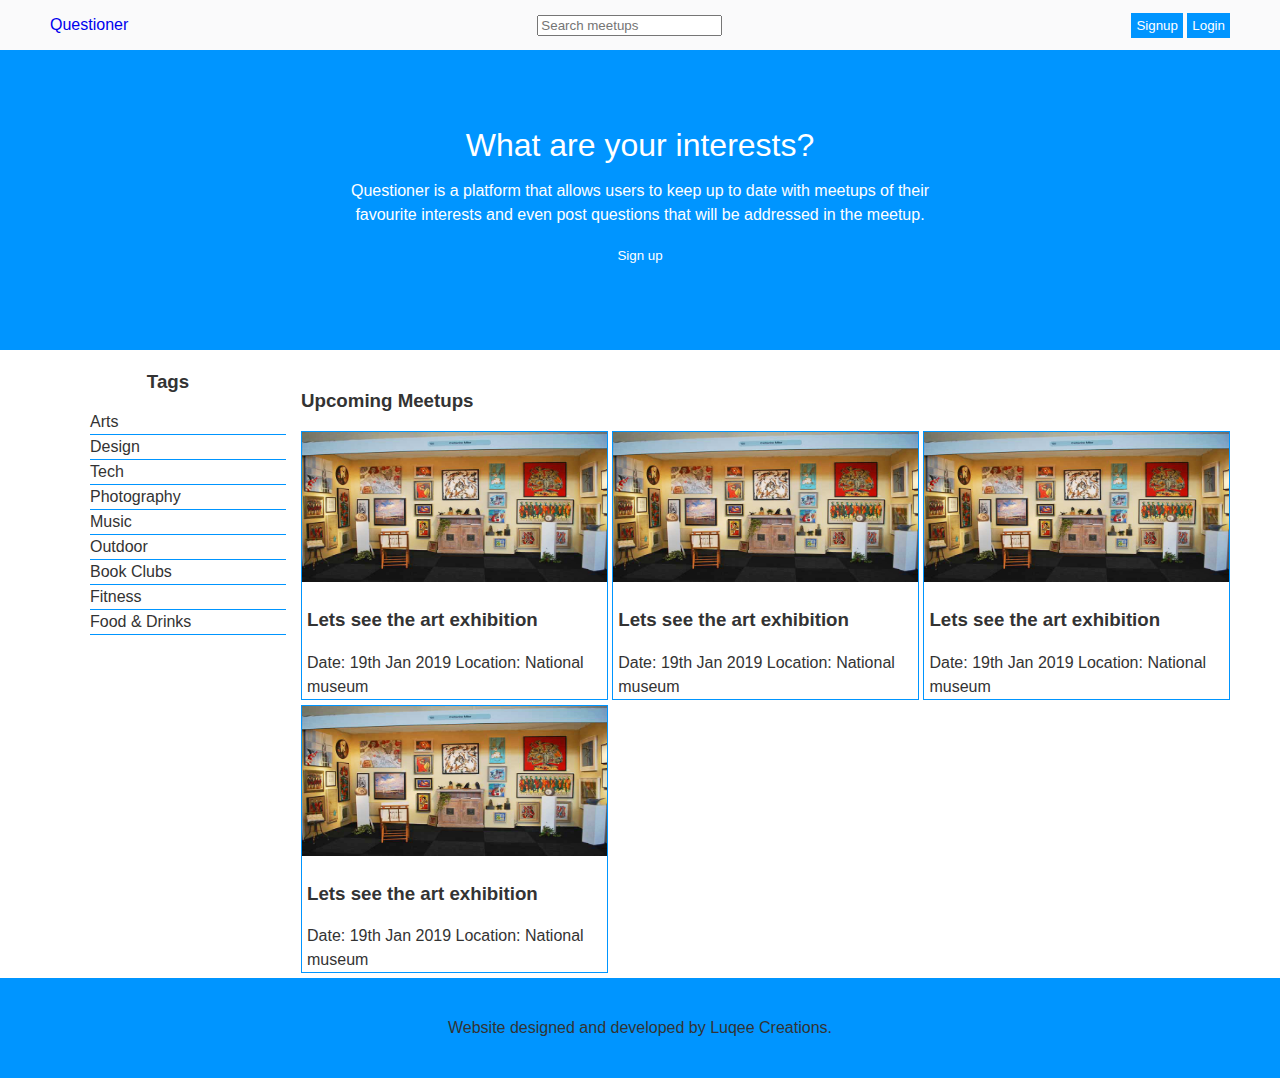
<file: UI/templates/index.html>
<!DOCTYPE html>
<html>
    <head>
        <meta charset="utf-8">
        <meta name="viewport" content="width=device-width, initial-scale=1">
        <title>Questioner</title>
        <link rel="stylesheet" href="../static/css/main.css">
    </head>
    <body>
      <div class="wrap">
        <nav class="top-menu">
            <div class="container">
                <div id="logo"> <a href="index.html">Questioner</a></div>
                <div class="search-bar">
                    <input type="texy" placeholder="Search meetups">
                </div>
                <div id="auth-btns">
                    <a href="userRegister.html"> <button>Signup</button> </a>
                    <a href="userLogin.html"> <button>Login</button> </a>
                </div>
            </div>
        </nav>
        <header>
            <div class="header-content">
                <div class="promo">
                    <span class="header-title">What are your interests?</span>
                    <p>Questioner is a platform that allows users to keep up to date with meetups of their favourite interests
                        and even post questions that will be addressed in the meetup.
                    </p>
                    <button>Sign up</button>
                </div>
            </div>
        </header>
        <div class="content landing-content">
            <div class="tags">
                <div class="tags-container">
                    <h3>Tags</h3>
                    <ul>
                        <li>Arts</li>
                        <li>Design</li>
                        <li>Tech</li>
                        <li>Photography</li>
                        <li>Music</li>
                        <li>Outdoor</li>
                        <li>Book Clubs</li>
                        <li>Fitness</li>
                        <li>Food &amp; Drinks</li>
                    </ul>
                </div>
            </div>
            
            <div class="meetups">
                <h3>Upcoming Meetups</h3>
                <div class="meetups-container">
                    <div class="meetup">
                            <img src="../static/img/uploads/art-exhibition.jpg" alt="meetup-image">
                            <div class="details">
                                <h3>Lets see the art exhibition</h3>
                                <span>Date: 19th Jan 2019</span>
                                <span>Location: National museum</span>
                            </div>
                        </div>
                        <div class="meetup">
                            <img src="../static/img/uploads/art-exhibition.jpg" alt="meetup-image">
                            
                            <div class="details">
                                <h3>Lets see the art exhibition</h3>
                                <span>Date: 19th Jan 2019</span>
                                <span>Location: National museum</span>
                            </div>
                        </div>
                        <div class="meetup">
                            <img src="../static/img/uploads/art-exhibition.jpg" alt="meetup-image">
                            <div class="details">
                                <h3>Lets see the art exhibition</h3>
                                <span>Date: 19th Jan 2019</span>
                                <span>Location: National museum</span>
                            </div>
                        </div>
                        <div class="meetup">
                            <img src="../static/img/uploads/art-exhibition.jpg" alt="meetup-image">
                            <div class="details">
                                <h3>Lets see the art exhibition</h3>
                                <span>Date: 19th Jan 2019</span>
                                <span>Location: National museum</span>
                            </div>
                        </div>
                </div>
                
            </div>
        </div>
        <footer>
            <div class="footer-content">
                <p>Website designed and developed by <span>Luqee Creations</span>.</p>
            </div>
        </footer>
      </div>
      <script src="../static/js/index.js"></script>
    </body>
</html>
</file>
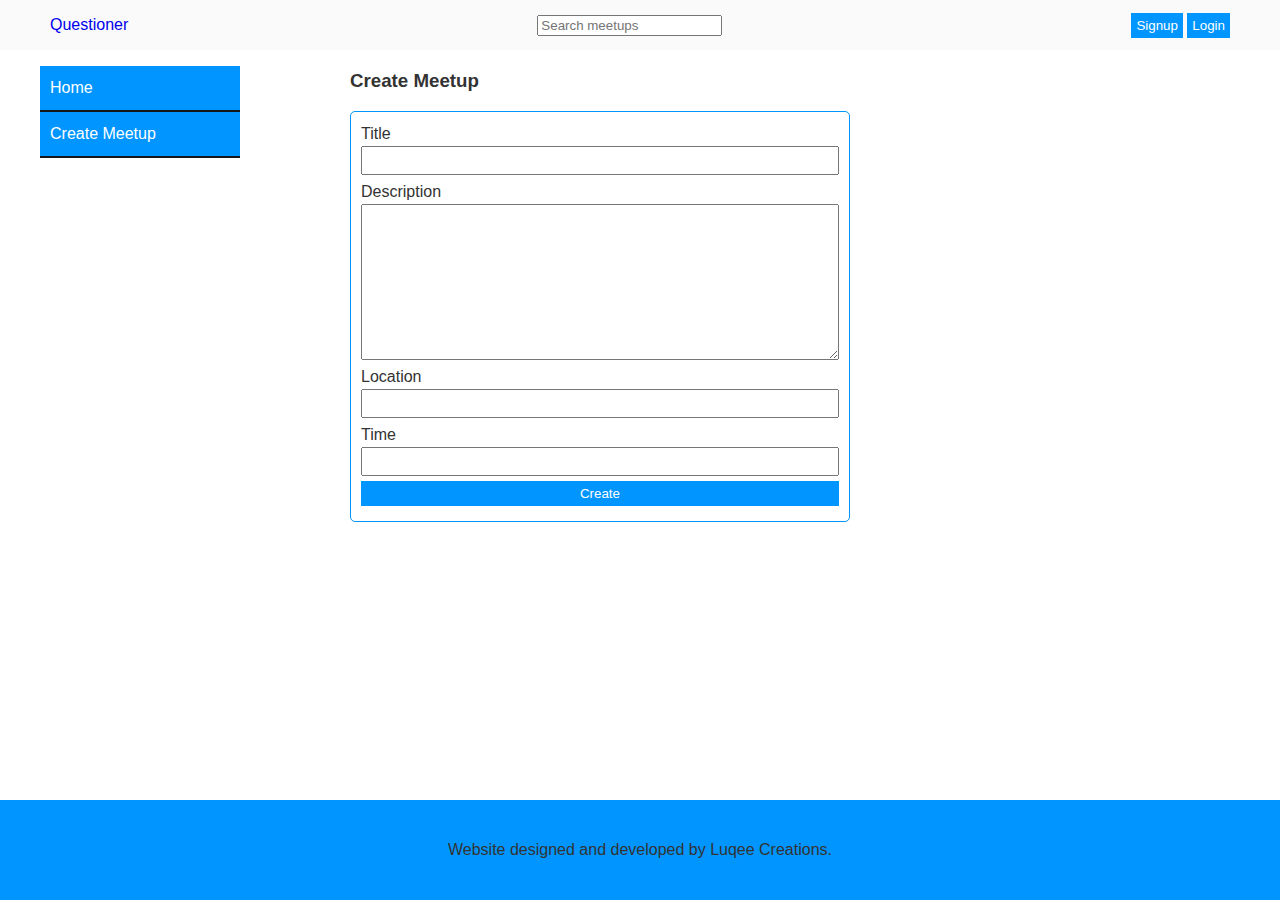
<file: UI/templates/adminCreate.html>
<!DOCTYPE html>
<html>
    <head>
        <meta charset="utf-8">
        <meta name="viewport" content="width=device-width, initial-scale=1">
        <title>Questioner</title>
        <link rel="stylesheet" href="../static/css/main.css">
        <link rel="stylesheet" href="../static/css/fontawesome-all.min.css">
    </head>
    <body>
      <div class="wrap">
        <nav class="top-menu">
            <div class="container">
                <div id="logo"> <a href="index.html">Questioner</a></div>
                <div class="search-bar">
                    <input type="texy" placeholder="Search meetups">
                </div>
                <div id="auth-btns">
                    <a href="userRegister.html"> <button>Signup</button> </a>
                    <a href="userLogin.html"> <button>Login</button> </a>
                </div>
            </div>
        </nav>
        <div class="content admin-dash">
            <div class="side-menu">
                <div class="menu">
                    <ul>
                        <li><a href="adminDash.html">Home</a></li>
                        <li><a href="adminCreate.html">Create Meetup</a></li>
                    </ul>
                </div>
            </div>
            
            <div class="meetup-create">
                <h3>Create Meetup</h3>
                <div class="form-container">
                    <form action="" id="signup-form">
                        <div class="form-row">
                            <label for="title">Title</label>
                            <input type="text" name="title" id="title">
                        </div>
                        <div class="form-row">
                            <label for="description">Description</label>
                            <textarea name="description" id="description" cols="30" rows="10"></textarea>
                        </div>
                        <div class="form-row">
                            <label for="location">Location</label>
                            <input type="text" name="location" id="location">
                        </div>
                        <div class="form-row">
                            <label for="time">Time</label>
                            <input type="text" name="time" id="time">
                        </div>
                        <div class="form-row">
                            <button type="submit">Create</button>
                        </div>
                    </form>
                </div>
                
            </div>
        </div>
        <footer>
            <div class="footer-content">
                <p>Website designed and developed by <span>Luqee Creations</span>.</p>
            </div>
        </footer>
      </div>
      <script src="../static/js/index.js"></script>
    </body>
</html>
</file>
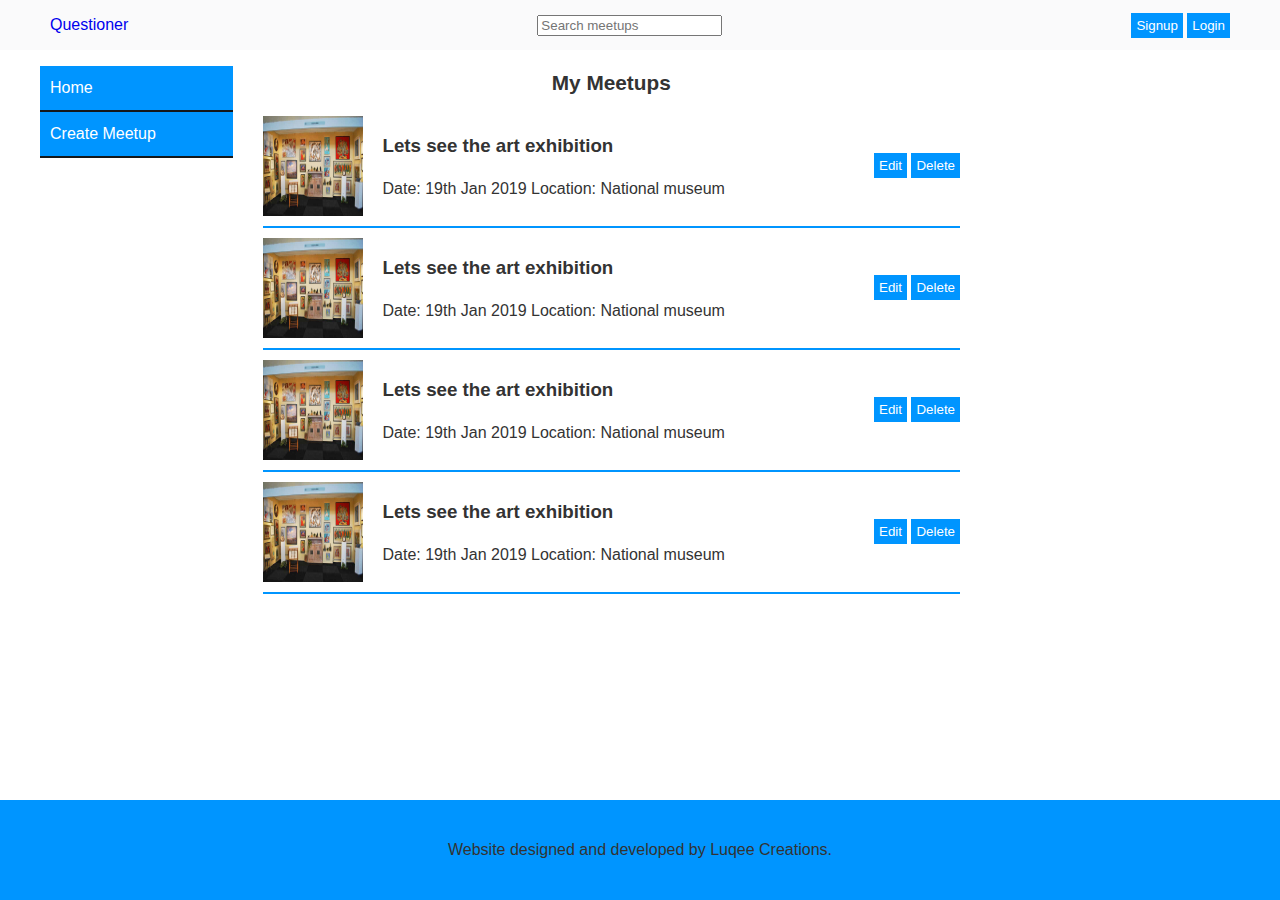
<file: UI/templates/adminDash.html>
<!DOCTYPE html>
<html>
    <head>
        <meta charset="utf-8">
        <meta name="viewport" content="width=device-width, initial-scale=1">
        <title>Questioner</title>
        <link rel="stylesheet" href="../static/css/main.css">
        <link rel="stylesheet" href="../static/css/fontawesome-all.min.css">
    </head>
    <body>
      <div class="wrap">
        <nav class="top-menu">
            <div class="container">
                <div id="logo"> <a href="index.html">Questioner</a></div>
                <div class="search-bar">
                    <input type="texy" placeholder="Search meetups">
                </div>
                <div id="auth-btns">
                    <a href="userRegister.html"> <button>Signup</button> </a>
                    <a href="userLogin.html"> <button>Login</button> </a>
                </div>
            </div>
        </nav>
        <div class="content admin-dash">
            <div class="side-menu">
                <div class="menu">
                    <ul>
                        <li><a href="adminDash.html">Home</a></li>
                        <li><a href="adminCreate.html">Create Meetup</a></li>
                    </ul>
                </div>
            </div>
            
            <div class="meetups">
                <h3>My Meetups</h3>
                <div class="meetups-container">
                        <div id="deleteModal" class="modal">
                            <!-- Modal content -->
                            <div class="modal-content">
                                <span class="close">&times;</span>
                                <p>Are you sure you want to delete</p><br>
                                <span>Lets see the art exhibition</span><br>
                                <button >Delete</button>
                            </div>
                        </div>
                    <div class="meetup">
                            <img src="../static/img/uploads/art-exhibition.jpg" alt="meetup-image">
                            <div class="details">
                                <h3>Lets see the art exhibition</h3>
                                <span>Date: 19th Jan 2019</span>
                                <span>Location: National museum</span>
                            </div>
                            <div class="actions">
                                <a href="meetupEdit.html"><button>Edit</button></a>
                                <button onclick="showModal()">Delete</button>
                            </div>
                        </div>
                        <div class="meetup">
                            <img src="../static/img/uploads/art-exhibition.jpg" alt="meetup-image">
                            
                            <div class="details">
                                <h3>Lets see the art exhibition</h3>
                                <span>Date: 19th Jan 2019</span>
                                <span>Location: National museum</span>
                            </div>
                            <div class="actions">
                                <a href="meetupEdit.html"><button>Edit</button></a>
                                <button onclick="showModal()">Delete</button>
                            </div>
                        </div>
                        <div class="meetup">
                            <img src="../static/img/uploads/art-exhibition.jpg" alt="meetup-image">
                            <div class="details">
                                <h3>Lets see the art exhibition</h3>
                                <span>Date: 19th Jan 2019</span>
                                <span>Location: National museum</span>
                            </div>
                            <div class="actions">
                                <a href="meetupEdit.html"><button>Edit</button></a>
                                <button onclick="showModal()">Delete</button>
                            </div>
                        </div>
                        <div class="meetup">
                            <img src="../static/img/uploads/art-exhibition.jpg" alt="meetup-image">
                            <div class="details">
                                <h3>Lets see the art exhibition</h3>
                                <span>Date: 19th Jan 2019</span>
                                <span>Location: National museum</span>
                            </div>
                            <div class="actions">
                                <a href="meetupEdit.html"><button>Edit</button></a>
                                <button onclick="showModal()">Delete</button>
                            </div>
                        </div>
                </div>
                
            </div>
        </div>
        <footer>
            <div class="footer-content">
                <p>Website designed and developed by <span>Luqee Creations</span>.</p>
            </div>
        </footer>
      </div>
      <script src="../static/js/index.js"></script>
    </body>
</html>
</file>
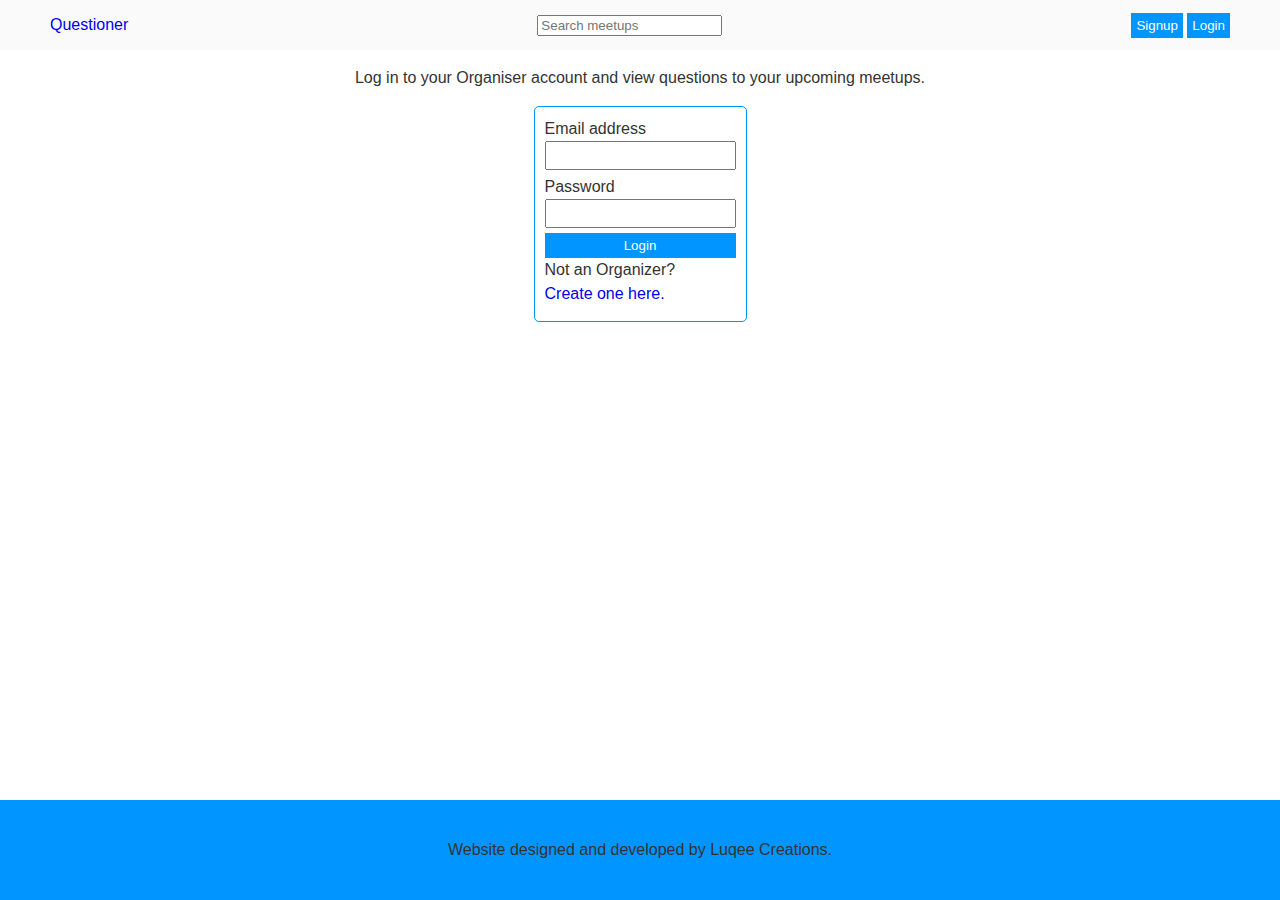
<file: UI/templates/adminLogin.html>
<!DOCTYPE html>
<html>
    <head>
        <meta charset="utf-8">
        <meta name="viewport" content="width=device-width, initial-scale=1">
        <title>Questioner</title>
        <link rel="stylesheet" href="../static/css/main.css">
    </head>
    <body>
      <div class="wrap">
        <nav class="top-menu">
            <div class="container">
                <div id="logo"> <a href="index.html">Questioner</a></div>
                <div class="search-bar">
                    <input type="texy" placeholder="Search meetups">
                </div>
                <div id="auth-btns">
                    <a href="userRegister.html"> <button>Signup</button> </a>
                    <a href="userLogin.html"> <button>Login</button> </a>
                </div>
            </div>
        </nav>
        <div class="content auth-page">
            <p>Log in to your Organiser account and view questions to your upcoming meetups.</p>
            <div class="form-container">
                <form action="" id="login-form">
                    <div class="form-row">
                        <label for="email">Email address</label>
                        <input type="email" name="email" id="email">
                    </div>
                    <div class="form-row">
                        <label for="password">Password</label>
                        <input type="password" name="password" id="password">
                    </div>
                    <div class="form-row">
                        <button type="submit">Login</button>
                        Not an Organizer? <a href="adminRegister.html">Create one here.</a> 
                    </div>
                </form>
            </div>
        </div>
        <footer class="footer">
            <div class="footer-content">
                <p>Website designed and developed by <span>Luqee Creations</span>.</p>
            </div>
        </footer>
      </div>
      <script src="../static/js/index.js"></script>
    </body>
</html>
</file>
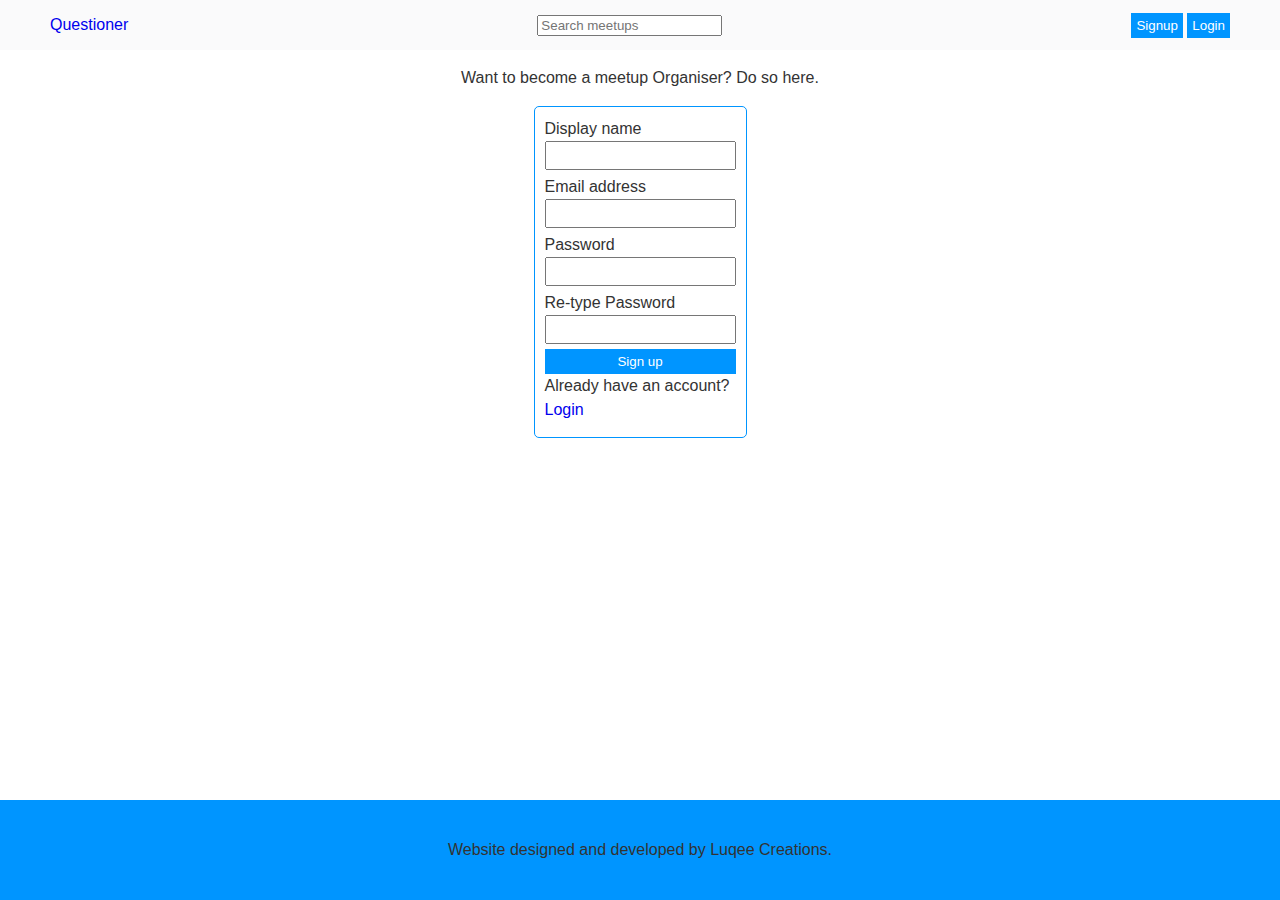
<file: UI/templates/adminRegister.html>
<!DOCTYPE html>
<html>
    <head>
        <meta charset="utf-8">
        <meta name="viewport" content="width=device-width, initial-scale=1">
        <title>Questioner</title>
        <link rel="stylesheet" href="../static/css/main.css">
    </head>
    <body>
      <div class="wrap">
        <nav class="top-menu">
            <div class="container">
                <div id="logo"> <a href="index.html">Questioner</a></div>
                <div class="search-bar">
                    <input type="texy" placeholder="Search meetups">
                </div>
                <div id="auth-btns">
                    <a href="userRegister.html"> <button>Signup</button> </a>
                    <a href="userLogin.html"> <button>Login</button> </a>
                </div>
            </div>
        </nav>
        <div class="content auth-page">
            <p>Want to become a meetup Organiser? Do so here.</p>
            <div class="form-container">
                <form action="" id="signup-form">
                    <div class="form-row">
                        <label for="username">Display name</label>
                        <input type="text" name="username" id="username">
                    </div>
                    <div class="form-row">
                        <label for="email">Email address</label>
                        <input type="email" name="email" id="email">
                    </div>
                    <div class="form-row">
                        <label for="password">Password</label>
                        <input type="password" name="password" id="password">
                    </div>
                    <div class="form-row">
                        <label for="re-password">Re-type Password</label>
                        <input type="password" name="re-password" id="re-password">
                    </div>
                    <div class="form-row">
                        <button type="submit">Sign up</button>
                        Already have an account? <a href="adminLogin.html">Login</a> 
                    </div>
                </form>
            </div>
        </div>
        <footer class="footer">
            <div class="footer-content">
                <p>Website designed and developed by <span>Luqee Creations</span>.</p>
            </div>
        </footer>
      </div>
      <script src="../static/js/index.js"></script>
    </body>
</html>
</file>
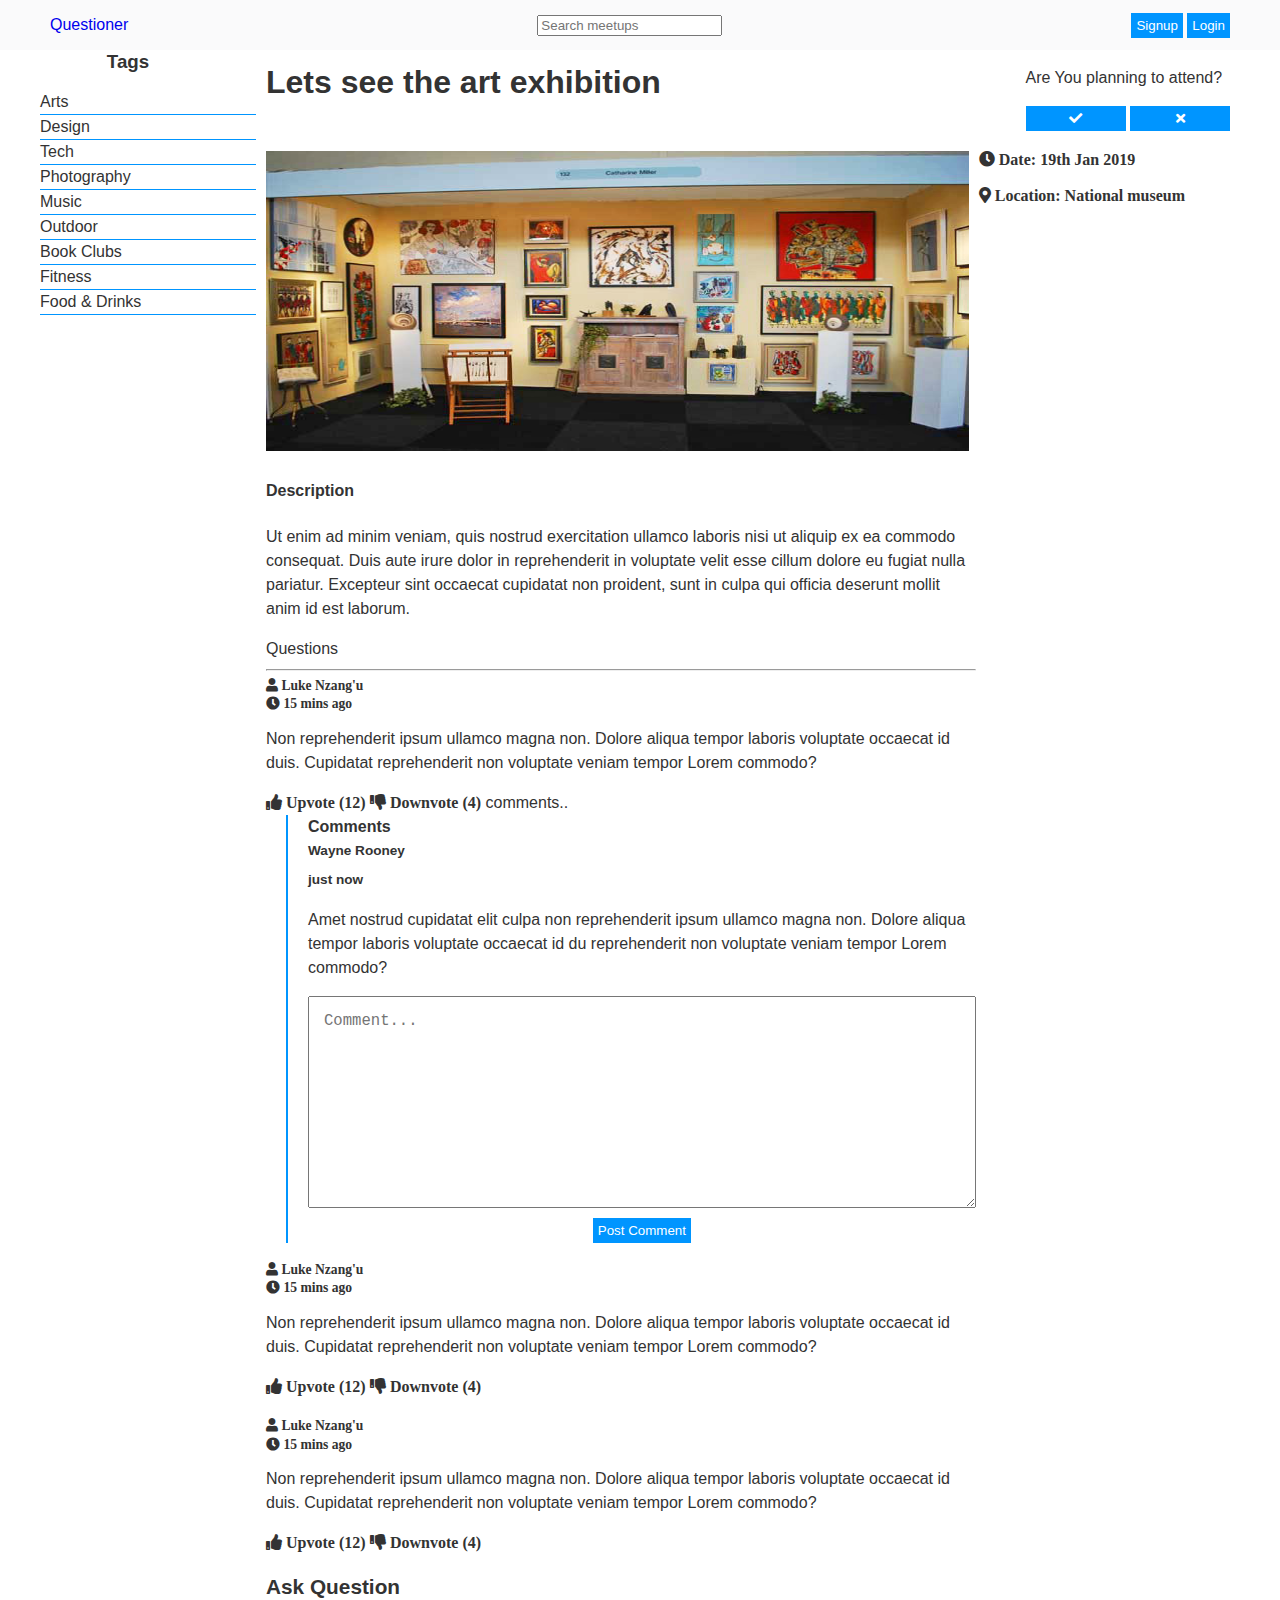
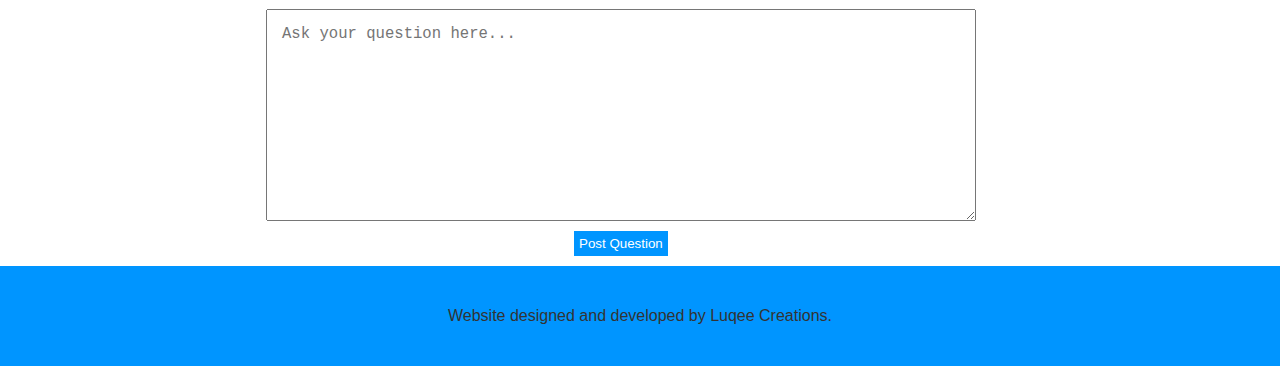
<file: UI/templates/meetupDetails.html>
<!DOCTYPE html>
<html>
    <head>
        <meta charset="utf-8">
        <meta name="viewport" content="width=device-width, initial-scale=1">
        <title>Questioner</title>
        
        <link rel="stylesheet" href="../static/css/main.css">
        <link rel="stylesheet" href="../static/css/fontawesome-all.min.css">
    </head>
    <body>
      <div class="wrap">
        <nav class="top-menu">
            <div class="container">
                <div id="logo"> <a href="index.html">Questioner</a></div>
                <div class="search-bar">
                    <input type="texy" placeholder="Search meetups">
                </div>
                <div id="auth-btns">
                    <a href="userRegister.html"> <button>Signup</button> </a>
                    <a href="userLogin.html"> <button>Login</button> </a>
                </div>
            </div>
        </nav>
        <div class="content meetup-details">
            <div class="tags">
                <div class="tags-container">
                    <h3>Tags</h3>
                    <ul>
                        <li>Arts</li>
                        <li>Design</li>
                        <li>Tech</li>
                        <li>Photography</li>
                        <li>Music</li>
                        <li>Outdoor</li>
                        <li>Book Clubs</li>
                        <li>Fitness</li>
                        <li>Food &amp; Drinks</li>
                    </ul>
                </div>
            </div>
            <div class="meetup-container">
                <div class="meetup-header">
                    <span class="meetup-title">Lets see the art exhibition</span>
                    <div class="rsvp-area">
                        <p>Are You planning to attend?</p>
                        <button><span class="fas fa-check"></span></button>
                        <button><span class="fas fa-times"></span></button>
                    </div>
                </div>
                <div class="meetup-info">
                    <div class="meetup">
                        <img src="../static/img/uploads/art-exhibition.jpg" alt="meetup-image">
                        <h4>Description</h4>
                        <p class="description">
                                Ut enim ad minim veniam, quis nostrud exercitation ullamco laboris 
                                nisi ut aliquip ex ea commodo consequat. Duis aute irure dolor in 
                                reprehenderit in voluptate velit esse cillum dolore eu fugiat nulla 
                                pariatur. Excepteur sint occaecat cupidatat non proident, sunt in culpa 
                                qui officia deserunt mollit anim id est laborum.
                        </p>
                    </div>
                    <div class="details">
                        <span class="fa far fa-clock"> Date: 19th Jan 2019</span>
                        <span class="fa fas fa-map-marker-alt"> Location: National museum</span>
                    </div>                    
                </div>
                <div class="meetup-questions">
                    <span>Questions</span>
                    <hr>
                    <div class="questions">
                        <div class="question">
                            <div class="header">
                                <span class="name fas fa fa-user"> Luke Nzang'u</span> 
                                <span class="time fas fa fa-clock"> 15 mins ago</span>
                            </div>
                            <div class="text">
                                <p>Non reprehenderit ipsum ullamco magna non. Dolore aliqua tempor laboris voluptate occaecat id duis. Cupidatat reprehenderit non voluptate veniam tempor Lorem commodo?</p>
                            </div>
                            <div class="vote">
                                <span class="fas fa fa-thumbs-up"> Upvote (12)</span>
                                <span class="fas fa fa-thumbs-down"> Downvote (4)</span>
                                <span>comments..</span>
                            </div>
                            <div class="comments">
                                <span>Comments</span>
                                <div class="comment">
                                    <div class="header">
                                        <span class="name">Wayne Rooney</span> 
                                        <span class="time">just now</span>
                                    </div>
                                    <div class="text">
                                        <p>Amet nostrud cupidatat elit culpa non reprehenderit ipsum ullamco magna non. Dolore aliqua tempor laboris voluptate occaecat id du reprehenderit non voluptate veniam tempor Lorem commodo?</p>
                                    </div>
                                </div>
                                <div class="post-comment">
                                    <div class="container">
                                        <textarea name="comment" id="comment" cols="20" rows="10" placeholder="Comment..."></textarea>
                                        <button>Post Comment</button>
                                    </div>
                                </div>
                            </div>
                        </div>
                        <div class="question">
                            <div class="header">
                                <span class="name fas fa fa-user"> Luke Nzang'u</span> 
                                <span class="time fas fa fa-clock"> 15 mins ago</span>
                            </div>
                            <div class="text">
                                <p>Non reprehenderit ipsum ullamco magna non. Dolore aliqua tempor laboris voluptate occaecat id duis. Cupidatat reprehenderit non voluptate veniam tempor Lorem commodo?</p>
                            </div>
                            <div class="vote">
                                <span class="fas fa fa-thumbs-up"> Upvote (12)</span>
                                <span class="fas fa fa-thumbs-down"> Downvote (4)</span>
                            </div>
                        </div>
                        <div class="question">
                                <div class="header">
                                    <span class="name fas fa fa-user"> Luke Nzang'u</span> 
                                    <span class="time fas fa fa-clock"> 15 mins ago</span>
                                </div>
                                <div class="text">
                                    <p>Non reprehenderit ipsum ullamco magna non. Dolore aliqua tempor laboris voluptate occaecat id duis. Cupidatat reprehenderit non voluptate veniam tempor Lorem commodo?</p>
                                </div>
                                <div class="vote">
                                    <span class="fas fa fa-thumbs-up"> Upvote (12)</span>
                                    <span class="fas fa fa-thumbs-down"> Downvote (4)</span>
                                </div>
                            </div>
                    </div>
                </div>
                <div class="ask-question">
                    <div class="container">
                        <span>Ask Question</span>
                        <textarea name="question" id="question" cols="30" rows="10" placeholder="Ask your question here..."></textarea>
                        <button>Post Question</button>
                    </div>
                </div>
                
            </div>
        </div>
        <footer>
            <div class="footer-content">
                <p>Website designed and developed by <span>Luqee Creations</span>.</p>
            </div>
        </footer>
      </div>
      <script src="../static/js/index.js"></script>
    </body>
</html>
</file>
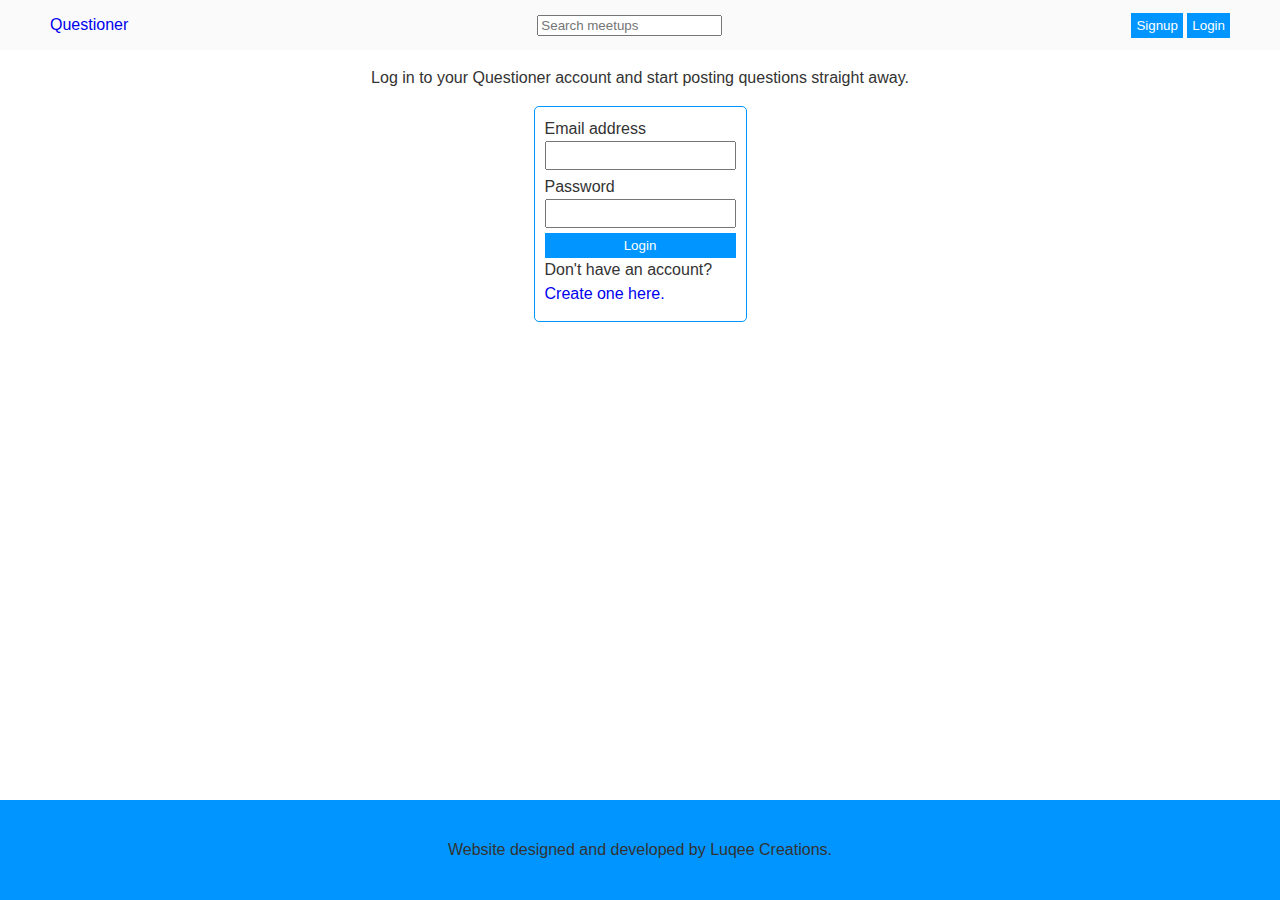
<file: UI/templates/userLogin.html>
<!DOCTYPE html>
<html>
    <head>
        <meta charset="utf-8">
        <meta name="viewport" content="width=device-width, initial-scale=1">
        <title>Questioner</title>
        <link rel="stylesheet" href="../static/css/main.css">
    </head>
    <body>
      <div class="wrap">
        <nav class="top-menu">
            <div class="container">
                <div id="logo"> <a href="index.html">Questioner</a></div>
                <div class="search-bar">
                    <input type="texy" placeholder="Search meetups">
                </div>
                <div id="auth-btns">
                    <a href="userRegister.html"> <button>Signup</button> </a>
                    <a href="userLogin.html"> <button>Login</button> </a>
                </div>
            </div>
        </nav>
        <div class="content auth-page">
            <p>Log in to your Questioner account and start posting questions straight away.</p>
            <div class="form-container">
                <form action="" id="login-form">
                    <div class="form-row">
                        <label for="email">Email address</label>
                        <input type="email" name="email" id="email">
                    </div>
                    <div class="form-row">
                        <label for="password">Password</label>
                        <input type="password" name="password" id="password">
                    </div>
                    <div class="form-row">
                        <button type="submit">Login</button>
                        Don't have an account? <a href="userLogin.html">Create one here.</a> 
                    </div>
                </form>
            </div>
        </div>
        <footer class="footer">
            <div class="footer-content">
                <p>Website designed and developed by <span>Luqee Creations</span>.</p>
            </div>
        </footer>
      </div>
      <script src="../static/js/index.js"></script>
    </body>
</html>
</file>
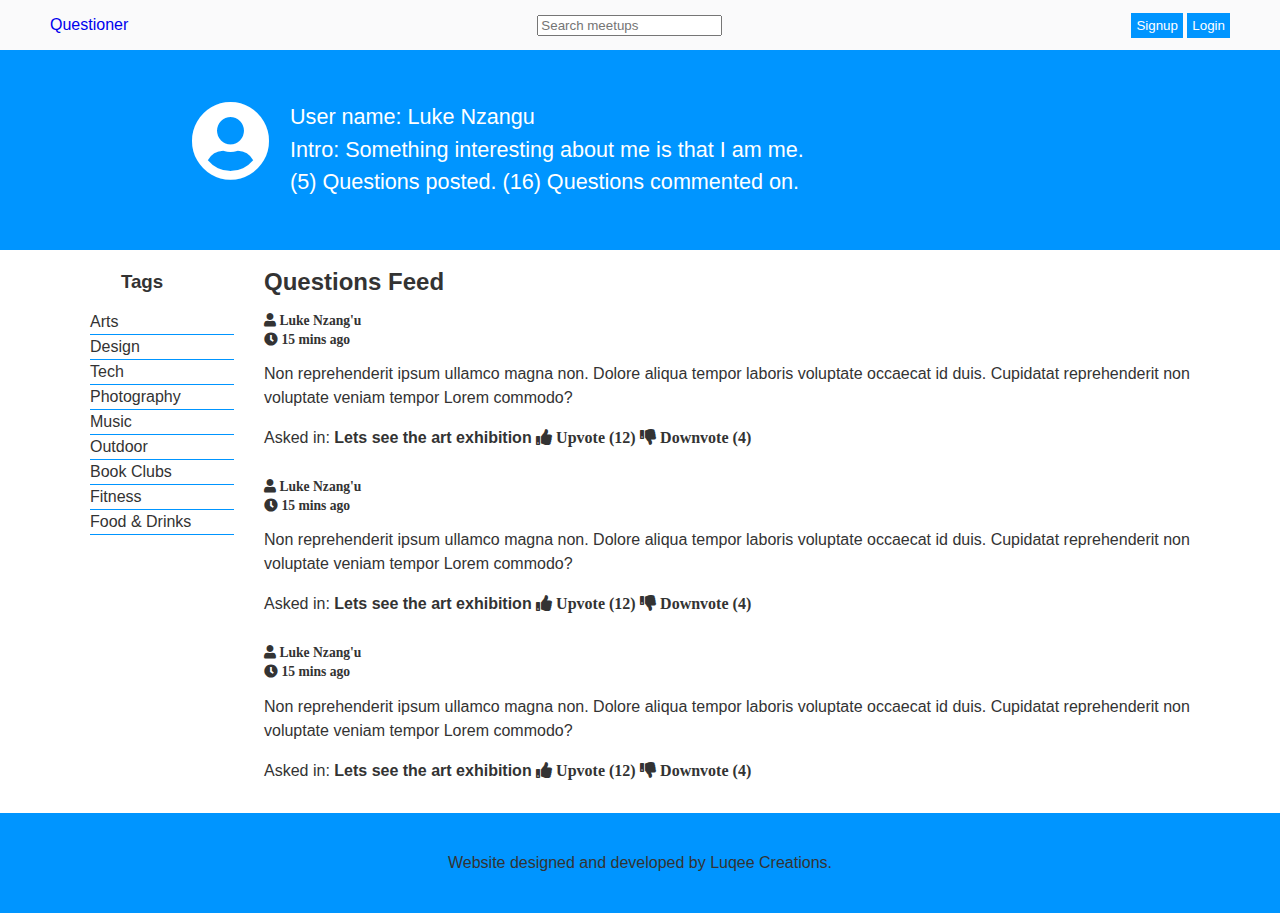
<file: UI/templates/userProfile.html>
<!DOCTYPE html>
<html>
    <head>
        <meta charset="utf-8">
        <meta name="viewport" content="width=device-width, initial-scale=1">
        <title>Questioner</title>
        <link rel="stylesheet" href="../static/css/main.css">
        <link rel="stylesheet" href="../static/css/fontawesome-all.min.css">
    </head>
    <body>
      <div class="wrap">
        <nav class="top-menu">
            <div class="container">
                <div id="logo"> <a href="index.html">Questioner</a></div>
                <div class="search-bar">
                    <input type="texy" placeholder="Search meetups">
                </div>
                <div id="auth-btns">
                    <a href="userRegister.html"> <button>Signup</button> </a>
                    <a href="userLogin.html"> <button>Login</button> </a>
                </div>
            </div>
        </nav>
        <div class="profile-header">
            <div class="container">
                <div class="info">
                    <span class="pic fas fa fa-user-circle fa-5x"></span>
                    <div class="details">
                        <div class="username">User name: Luke Nzangu</div>
                        <div class="intro">Intro: Something interesting about me is that I am me.</div>
                        <span>(5) Questions posted.</span>
                        <span>(16) Questions commented on.</span>
                    </div>
                </div>
            </div>
        </div>
        <div class="content landing-content">
            <div class="tags">
                <div class="tags-container">
                    <h3>Tags</h3>
                    <ul>
                        <li>Arts</li>
                        <li>Design</li>
                        <li>Tech</li>
                        <li>Photography</li>
                        <li>Music</li>
                        <li>Outdoor</li>
                        <li>Book Clubs</li>
                        <li>Fitness</li>
                        <li>Food &amp; Drinks</li>
                    </ul>
                </div>
            </div>
            
            <div class="question-feed">
                <span class="feed-head">Questions Feed</span>
                <div class="questions-container">
                    <div class="question">
                        <div class="header">
                            <span class="name fas fa fa-user"> Luke Nzang'u</span> 
                            <span class="time fas fa fa-clock"> 15 mins ago</span>
                        </div>
                        <div class="text">
                            <p>Non reprehenderit ipsum ullamco magna non. Dolore aliqua tempor laboris voluptate occaecat id duis. Cupidatat reprehenderit non voluptate veniam tempor Lorem commodo?</p>
                        </div>
                        <div class="vote">
                            Asked in: <span class="meetup-title"><a href="meetupDetails.html">Lets see the art exhibition </a></span>
                            <span class="fas fa fa-thumbs-up"> Upvote (12)</span>
                            <span class="fas fa fa-thumbs-down"> Downvote (4)</span>
                        </div>
                    </div>
                    <div class="question">
                        <div class="header">
                            <span class="name fas fa fa-user"> Luke Nzang'u</span> 
                            <span class="time fas fa fa-clock"> 15 mins ago</span>
                        </div>
                        <div class="text">
                            <p>Non reprehenderit ipsum ullamco magna non. Dolore aliqua tempor laboris voluptate occaecat id duis. Cupidatat reprehenderit non voluptate veniam tempor Lorem commodo?</p>
                        </div>
                        <div class="vote">
                            Asked in: <span class="meetup-title"><a href="meetupDetails.html">Lets see the art exhibition </a></span>
                            <span class="fas fa fa-thumbs-up"> Upvote (12)</span>
                            <span class="fas fa fa-thumbs-down"> Downvote (4)</span>
                        </div>
                    </div>
                    <div class="question">
                        <div class="header">
                            <span class="name fas fa fa-user"> Luke Nzang'u</span> 
                            <span class="time fas fa fa-clock"> 15 mins ago</span>
                        </div>
                        <div class="text">
                            <p>Non reprehenderit ipsum ullamco magna non. Dolore aliqua tempor laboris voluptate occaecat id duis. Cupidatat reprehenderit non voluptate veniam tempor Lorem commodo?</p>
                        </div>
                        <div class="vote">
                            Asked in: <span class="meetup-title"><a href="meetupDetails.html">Lets see the art exhibition </a></span>
                            <span class="fas fa fa-thumbs-up"> Upvote (12)</span>
                            <span class="fas fa fa-thumbs-down"> Downvote (4)</span>
                        </div>
                    </div>
                </div>
                
            </div>
        </div>
        <footer>
            <div class="footer-content">
                <p>Website designed and developed by <span>Luqee Creations</span>.</p>
            </div>
        </footer>
      </div>
      <script src="../static/js/index.js"></script>
    </body>
</html>
</file>
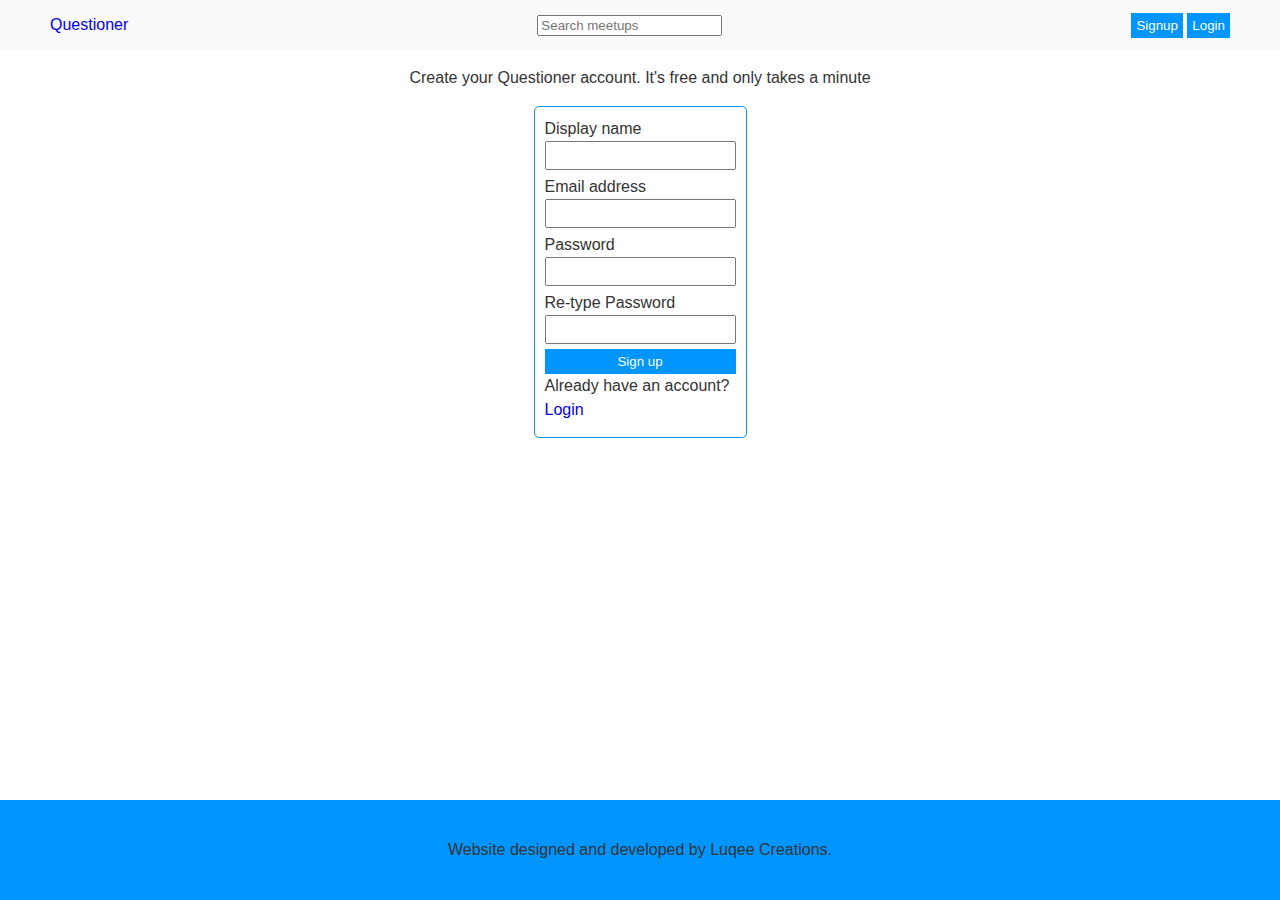
<file: UI/templates/userRegister.html>
<!DOCTYPE html>
<html>
    <head>
        <meta charset="utf-8">
        <meta name="viewport" content="width=device-width, initial-scale=1">
        <title>Questioner</title>
        <link rel="stylesheet" href="../static/css/main.css">
    </head>
    <body>
      <div class="wrap">
        <nav class="top-menu">
            <div class="container">
                <div id="logo"> <a href="index.html">Questioner</a></div>
                <div class="search-bar">
                    <input type="texy" placeholder="Search meetups">
                </div>
                <div id="auth-btns">
                    <a href="userRegister.html"> <button>Signup</button> </a>
                    <a href="userLogin.html"> <button>Login</button> </a>
                </div>
            </div>
        </nav>
        <div class="content auth-page">
            <p>Create your Questioner account. It's free and only takes a minute</p>
            <div class="form-container">
                <form action="" id="signup-form">
                    <div class="form-row">
                        <label for="username">Display name</label>
                        <input type="text" name="username" id="username">
                    </div>
                    <div class="form-row">
                        <label for="email">Email address</label>
                        <input type="email" name="email" id="email">
                    </div>
                    <div class="form-row">
                        <label for="password">Password</label>
                        <input type="password" name="password" id="password">
                    </div>
                    <div class="form-row">
                        <label for="re-password">Re-type Password</label>
                        <input type="password" name="re-password" id="re-password">
                    </div>
                    <div class="form-row">
                        <button type="submit">Sign up</button>
                        Already have an account? <a href="userLogin.html">Login</a> 
                    </div>
                </form>
            </div>
        </div>
        <footer class="footer">
            <div class="footer-content">
                <p>Website designed and developed by <span>Luqee Creations</span>.</p>
            </div>
        </footer>
      </div>
      <script src="../static/js/index.js"></script>
    </body>
</html>
</file>
<file: UI/static/css/main.css>
*{
    box-sizing: border-box;
}
html{
    height: 100%;
}
body {
    background-color: #ffffff;
    color: #333;
    font-family: Helvetica Neue, Helvetica, Arial, sans-serif;
    line-height: 1.5em;
    margin: 0;
    height: inherit;
}
.wrap{
    height: inherit;;
    display: flex;
    flex-direction: column;
}
.wrap div.content{
    flex:1 0 auto;
}
.wrap footer{
    flex-shrink: 0;
    /* margin/ */
}
/* top navigation menu */
nav.top-menu {
    width: 100%;
    background-color: #fafafb;
    height: 50px;
}
nav.top-menu .container{
    display: flex;
    margin: 0 50px;
    height: inherit;
    align-items: center;
}
nav.top-menu div#logo a{
    text-decoration: none;
}
nav.top-menu div.search-bar{
    margin-left: auto;
}
nav.top-menu div#auth-btns {
    margin-left: auto;
}
nav.top-menu div#auth-btns button{
    background-color: #0095ff;
    border: 0;
    padding: 5px;
    color: #ffffff;
}
nav.top-menu div#auth-btns button:hover{
    cursor: pointer;   
}
nav.top-menu div#auth-btns a{
    text-decoration: none;
}
/* Header component styles */
header{
    height: 300px;
    background-color: #0095ff;
}
header .header-content{
    height: inherit;
    display: flex;
    align-items: center;
    width: 50%;
    justify-content: space-between;
    margin: 0 auto;
}
header div.promo{
    color: #ffffff;
    text-align: center;
}
header div.promo .header-title{
    font-size: 2rem;
}
button{
    background-color: #0095ff;
    border: 0;
    padding: 5px;
    color: #ffffff;
}
button:hover{
    cursor: pointer;
}
/* Landing page content area */
.landing-content{
    display: flex;
    margin: 0 50px;
    padding-top: 20px;
}

.tags{
    flex-basis: 20%;
}
.tags .tags-container{
    display: flex;
    flex-direction: column;
}
.tags h3{
    margin: 0 auto;
}
.tags ul{
    list-style-type: none;
}
.tags ul li{
    border-bottom: 1px solid #0095ff;
}
.landing-content .meetups{
    flex-basis: 80%;
    padding-left: 15px;
}
.landing-content .meetups .meetups-container{
    display: flex;
    flex-wrap: wrap;
    justify-content: space-between;
}
.landing-content .meetups .meetup{
    flex-basis: 33%;
    margin-bottom: 5px;
    border: 1px solid #0095ff;
}
.landing-content .meetups .meetup img{
    width: 100%;
    height: 150px;
}
.landing-content .meetups .meetup .details{
    padding-left: 5px;
}
/* Footer area */
footer{
    background-color: #0095ff;
    height: 100px;
}

.footer-content{
    height: inherit;
    display: flex;
    align-items: center;
}
.footer-content p{
    margin: 0 auto;
}
/*  */
.auth-page{
    display: flex;
    flex-direction: column;
    align-items: center;
}
.form-container{
    border: 1px solid #0095ff;
    padding: 10px;
    border-radius: 5px;
}
.auth-page form .form-row{
    display: flex;
    flex-direction: column;
    margin-bottom: 5px;
}
.auth-page form input{
    padding: 5px;
}
.auth-page a{
    text-decoration: none;
}

/* Style the meetup detail page */
.meetup-details{
    display: flex;
    margin-bottom: 10px;
}
.meetup-details .meetup-container{
    flex-basis: 80%;
    padding-left: 10px;
}
.meetup-container .meetup-title{
    display: block;
    font-weight: bold;
    font-size: 2rem;
    margin: 20px 0;
}
.meetup-container .meetup-info{
    display: flex;
}
/* .meetup-container .rsvp-area{
    display: flex;
} */
.meetup-info .meetup{
    flex-basis: 70%;
}
.meetup-info .details{
    flex-basis: 30%;
    margin-left: 10px;
}
.meetup-info .details span{
    display: block;
    margin-bottom: 20px;
}
.meetup-container .meetup-info img {
    width: 100%;
    height: 300px;
}
.meetup-header{
    display: flex;
    padding-right: 50px;
    margin-bottom: 20px;
}
.meetup-header .rsvp-area{
    margin-left: auto;
}
.meetup-header .rsvp-area button{
    width: 100px;
}

.meetup-container .ask-question .container{
    display: flex;
    flex-direction: column;
    width: 70%;
}
.ask-question span{
    font-weight: bold;
    font-size: 1.3em;
    margin-bottom: 10px;
}
.ask-question textarea{
    padding: 15px;
    margin-bottom: 10px;
    font-size: 1.2em;
}

.ask-question button{
    width: fit-content;
    margin: 0 auto;
}
.meetup-questions {
    margin-bottom: 10px;
    width: 70%;
}
.meetup-questions .question{
    margin-bottom: 20px;
}
.meetup-questions .question .header span.name{
    font-weight: bold;
}
.question .header span{
    display: block;
    font-size: 85%;
    margin-bottom: 5px;
}
.question .comments{
    margin-left: 20px;
    border-left: 2px solid #0095ff;
    padding-left: 20px;
}
.question .comments span{
    font-weight: bold;
}

.post-comment .container{
    display: flex;
    flex-direction: column;
    /* width: 70%; */
}
.post-comment span{
    font-weight: bold;
    font-size: 1.3em;
    margin-bottom: 10px;
}
.post-comment textarea{
    padding: 15px;
    margin-bottom: 10px;
    font-size: 1.2em;
}

.post-comment button{
    width: fit-content;
    margin: 0 auto;
}

.profile-header .container{
    background-color: #0095ff;
    height: 200px;
    display: flex;
    align-items: center;
}
.profile-header .info{
    display: flex;
    margin: 0 auto;
    width: 70%;
    color: #fff;
}
.info .details{
    margin-left: 20px;
    font-size: 1.35em;
    line-height: 1.5em;
}
.question-feed {
    margin-left: 30px;
}
.question-feed .question{
    margin-bottom: 30px;
}
.question-feed .feed-head{
    display: block;
    font-weight: bold;
    font-size: 1.5em;
    margin-bottom: 20px;
}
.question-feed a{
    text-decoration: none;
    font-weight: bold;
    color: #333
}
/* admin dash */
.admin-dash{
    display: flex;
    width: 75%;
    margin-bottom: 20px;
    /* margin: 0 auto; */
}
.admin-dash .side-menu{
    flex-basis: 25%;
}
.admin-dash .menu li{
    list-style-type: none;
    background-color: #0095ff;
    border-bottom: 2px solid #14171a;
    padding: 10px;
}
.admin-dash .menu a{
    text-decoration: none;
    display: block;
    color: #fff;
}
.admin-dash .meetups{
    flex-basis: 75%;
    margin-left: 30px;
}
.admin-dash .meetups > h3{
    text-align: center;
    font-size: 1.3em
}
.admin-dash .meetups  img{
    width: 100px;
    height: 100px;
    
}
.admin-dash .meetup{
    display: flex;
    border-bottom: 2px solid #0095ff;
    margin-bottom: 10px;
    padding-bottom: 10px;
}
.meetup .details{
    padding-left: 20px;
}
.meetup .actions{
    margin-left: auto;
    align-self: center;
}
.meetup-create {
    width: 500px;
    margin: 0 auto;
}
.meetup-create form .form-row{
    display: flex;
    flex-direction: column;
    margin-bottom: 5px;
}
.meetup-create form input{
    padding: 5px;
}

/* Delete meetup Modal */

/* The Modal (background) */
.modal {
    display: none; /* Hidden by default */
    position: fixed; /* Stay in place */
    z-index: 1; /* Sit on top */
    padding-top: 100px; /* Location of the box */
    left: 0;
    top: 0;
    width: 100%; /* Full width */
    height: 100%; /* Full height */
    overflow: auto; /* Enable scroll if needed */
    background-color: rgb(0,0,0); /* Fallback color */
    background-color: rgba(0,0,0,0.4); /* Black w/ opacity */
  }
  
  /* Modal Content */
  .modal-content {
    background-color: #fefefe;
    margin: auto;
    padding: 20px;
    border: 1px solid #888;
    width: 80%;
  }
  
  /* The Close Button */
  .close {
    color: #aaaaaa;
    float: right;
    font-size: 28px;
    font-weight: bold;
  }
  
  .close:hover,
  .close:focus {
    color: #000;
    text-decoration: none;
    cursor: pointer;
  }
</file>
